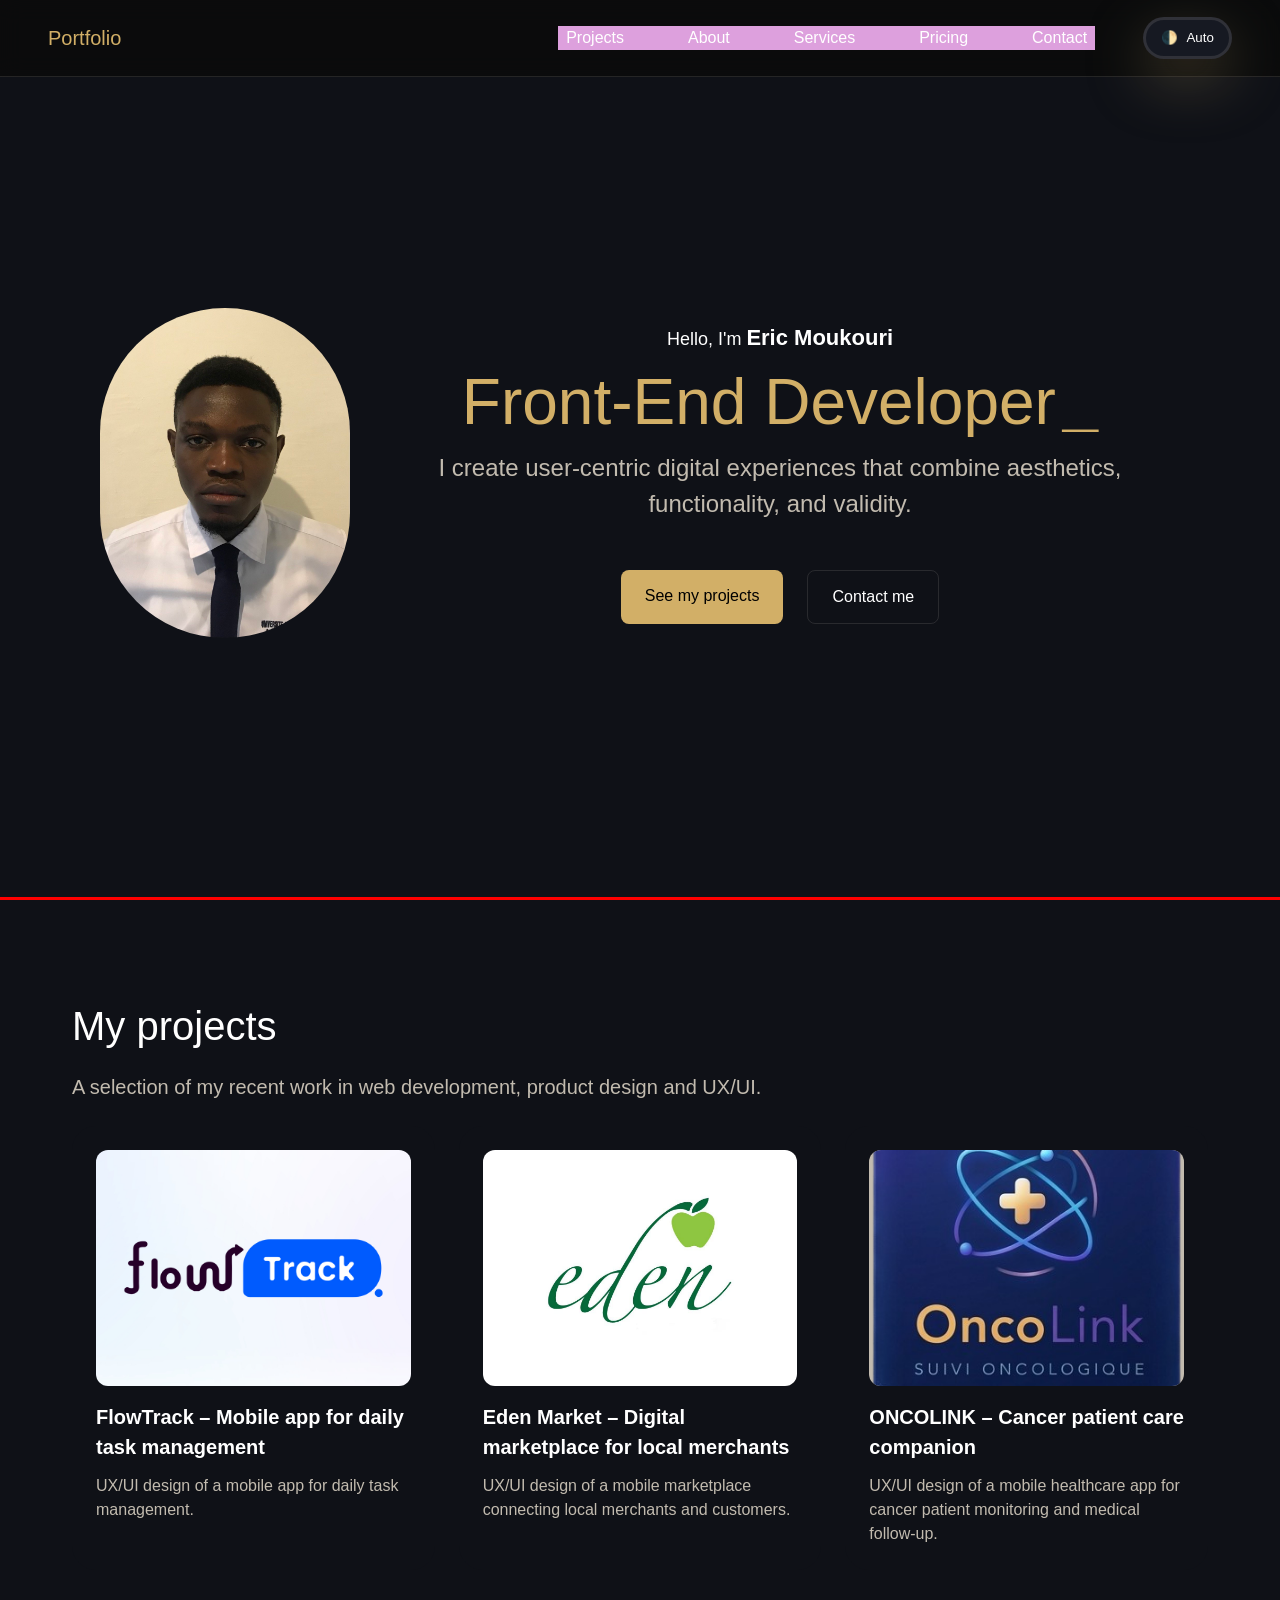
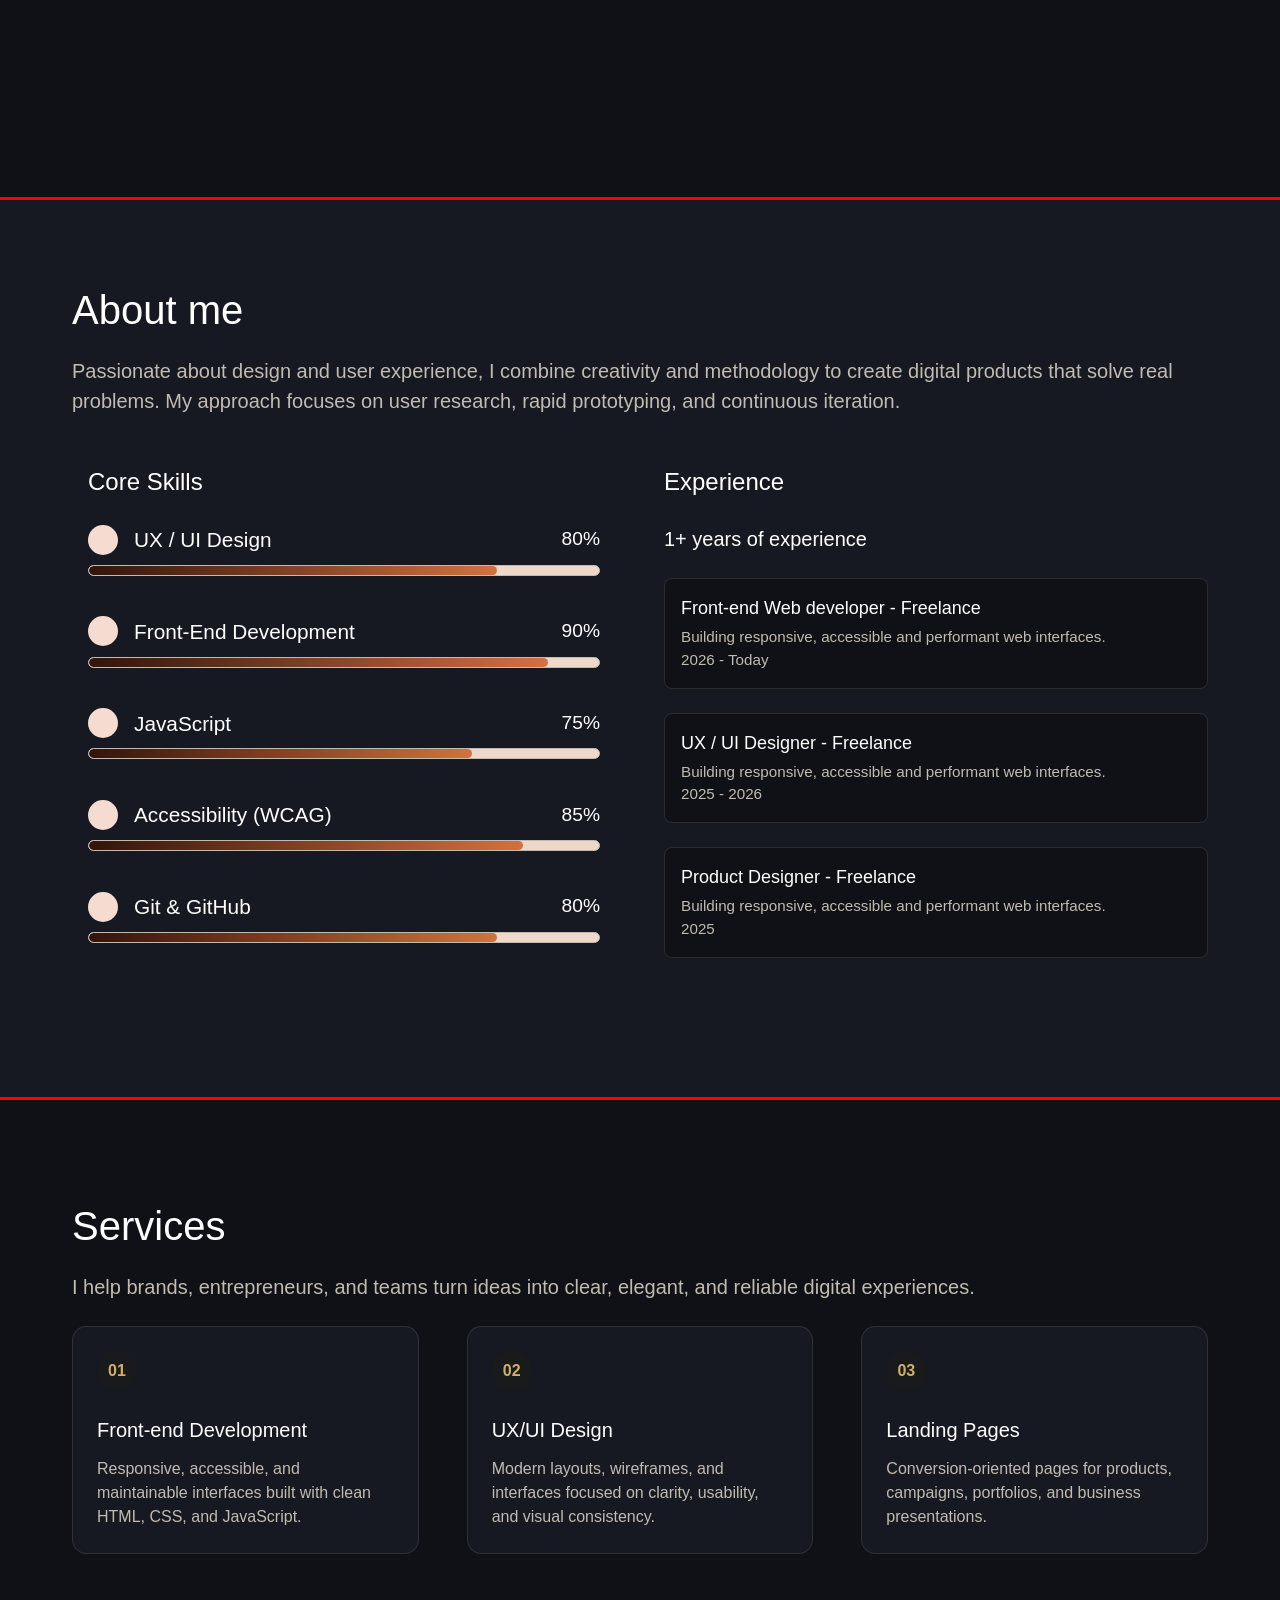
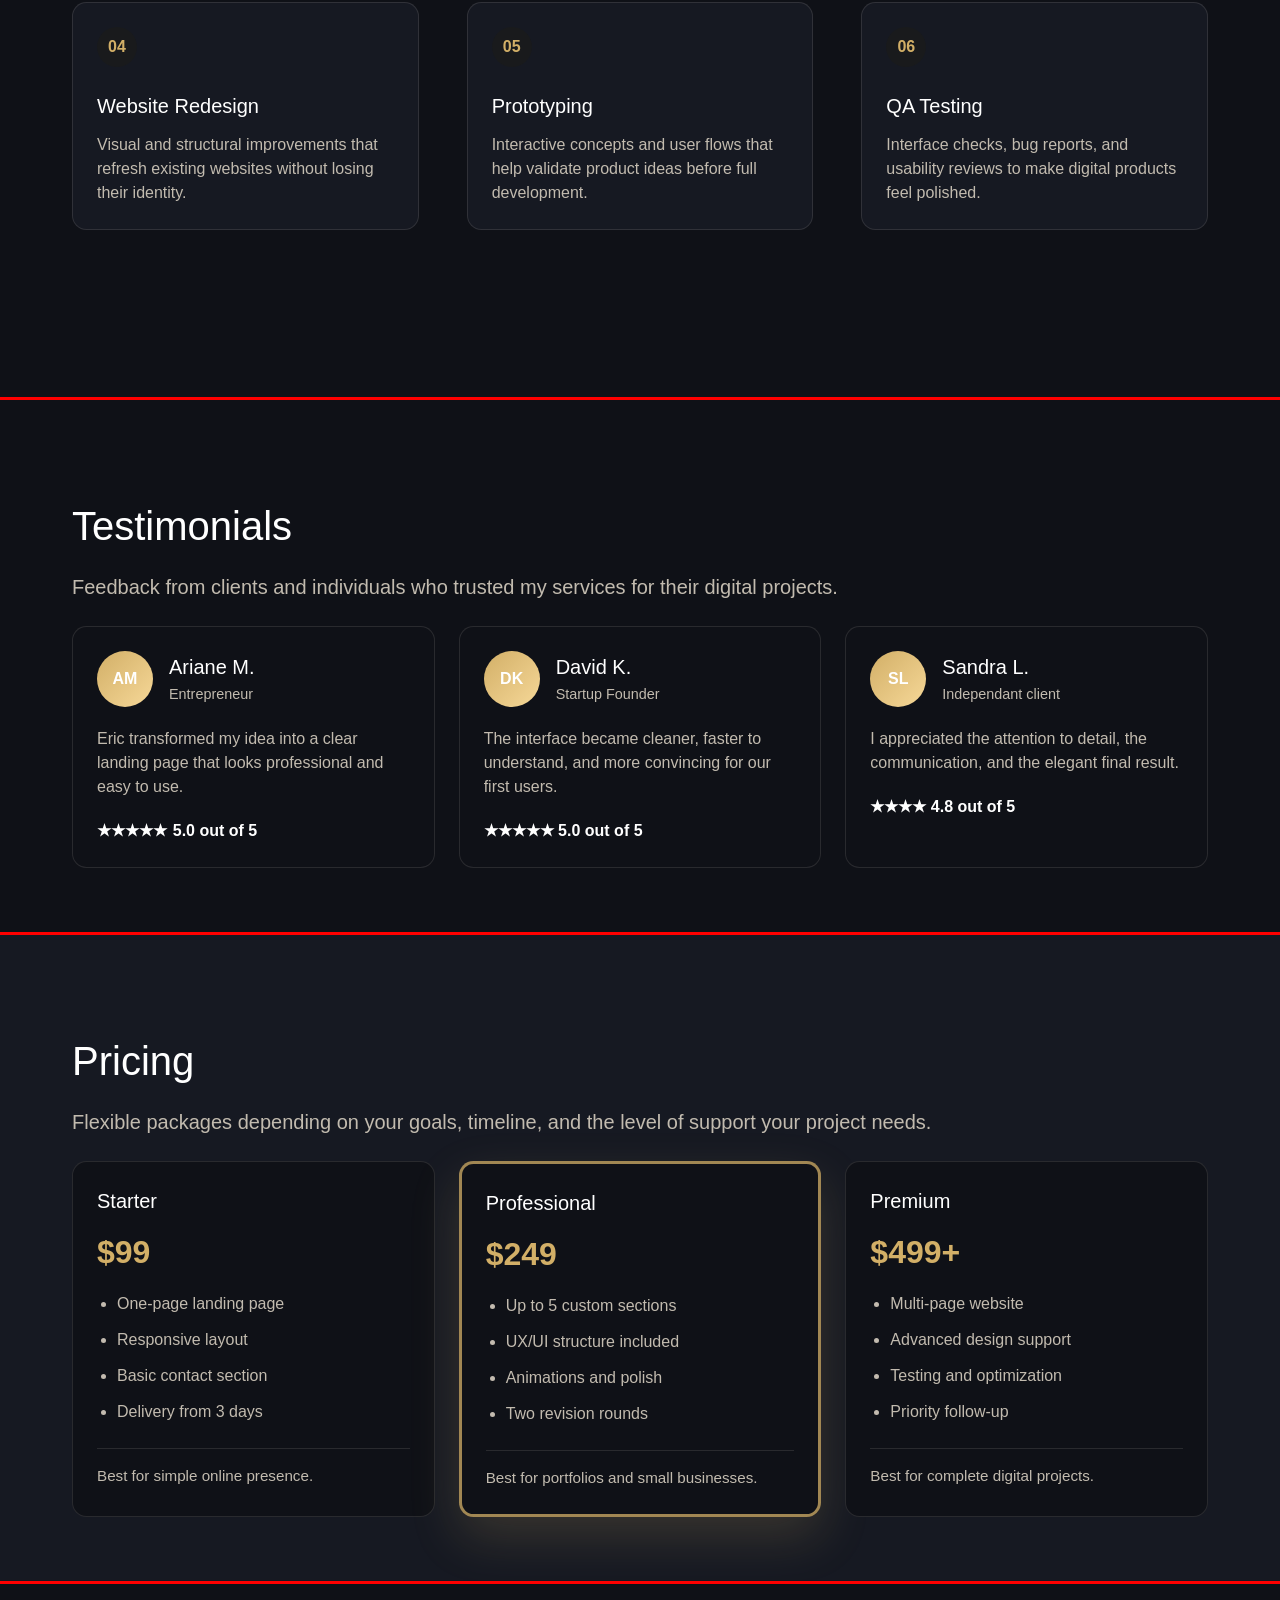
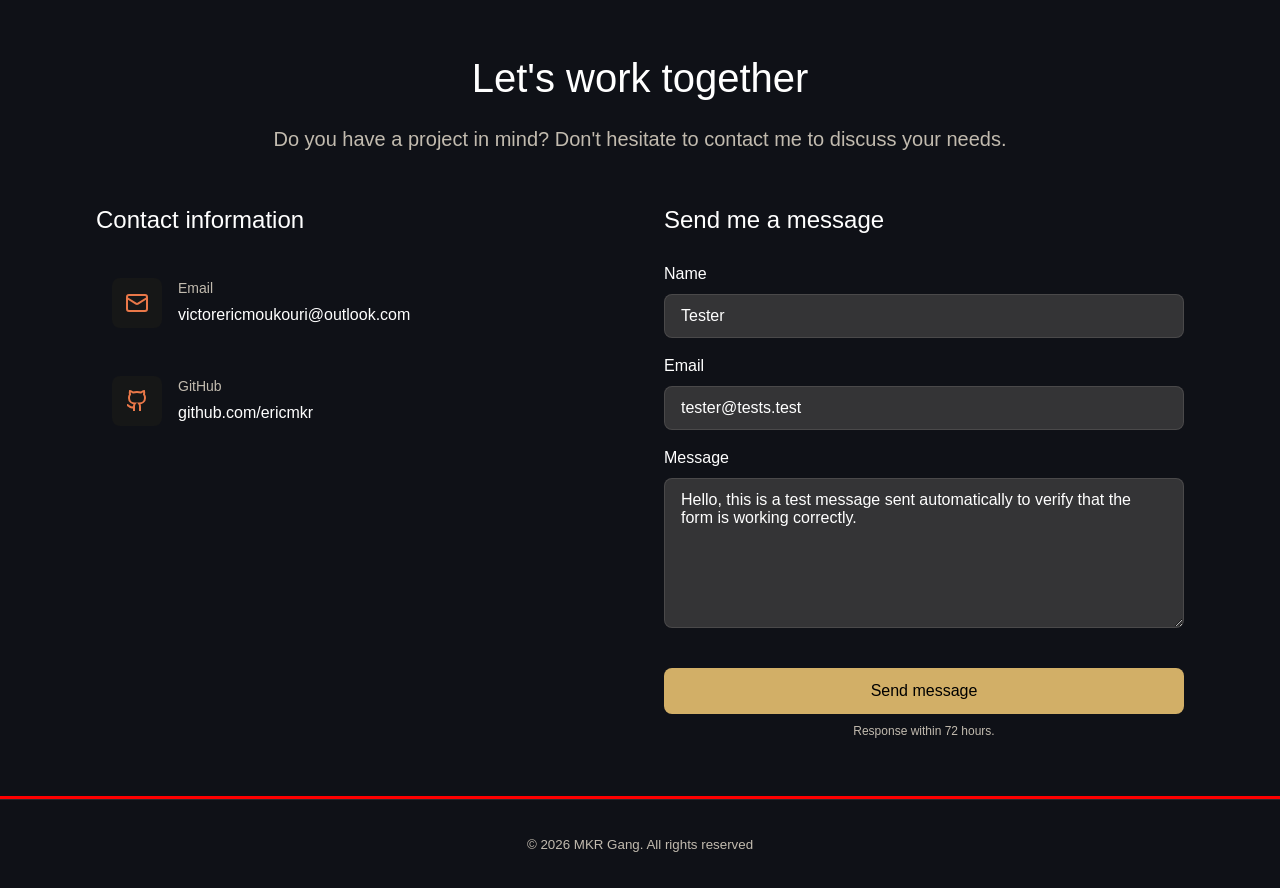
<file: index.html>
<!DOCTYPE html>
<html lang="en">

   <head>
      <meta charset="UTF-8">
      <meta name="viewport" content="width=device-width, initial-scale=1.0">

      <!-- =========================
        SEO
        ========================= -->

      <meta name="author" content="Eric Moukouri">
      <meta name="description" content="Eric Moukouri — Front-End Developer, UX/UI Designer and QA Analyst creating high-performance, accessible and user-centered digital products with intuitive interfaces and scalable web solutions.">

      <link rel="canonical" href="https://ton-domaine.com/">

      <title>Eric Moukouri | Front-End Developer, UX/UI Designer & QA Analyst</title>

      <!-- =========================
        COLOR & THEME
        ========================= -->

      <meta name="theme-color" content="#ffffff" media="(prefers-color-scheme: light)">
      <meta name="theme-color" content="#0f172a" media="(prefers-color-scheme: dark)">
      <meta name="color-scheme" content="light dark">

      <!-- =========================
        OPEN GRAPH
        ========================= -->

      <meta property="og:type" content="website">
      <meta property="og:title" content="Eric Moukouri | Front-End Developer, UX/UI Designer & QA Analyst">
      <meta property="og:description" content="Front-End Developer, UX/UI Designer and QA Analyst creating high-performance, accessible and user-centered digital products.">
      <meta property="og:url" content="https://ton-domaine.com/">
      <meta property="og:image" content="https://ton-domaine.com/assets/images/og-image.png">
      <meta property="og:site_name" content="Eric Moukouri">
      <meta property="og:locale" content="en_US">

      <!-- =========================
        TWITTER / X
        ========================= -->

      <meta name="twitter:card" content="summary_large_image">
      <meta name="twitter:title" content="Eric Moukouri | Front-End Developer, UX/UI Designer & QA Analyst">
      <meta name="twitter:description" content="High-performance, accessible and user-centered digital products.">
      <meta name="twitter:image" content="https://ton-domaine.com/assets/images/og-image.png">

      <!-- =========================
        FAVICONS
        ========================= -->

      <link rel="icon" type="image/png" href="/favicon-96x96.png" sizes="96x96">
      <link rel="icon" type="image/svg+xml" href="/favicon.svg">
      <link rel="shortcut icon" href="/favicon.ico">
      <link rel="apple-touch-icon" sizes="180x180" href="/apple-touch-icon.png">

      <!-- =========================
        PWA
        ========================= -->

      <link rel="manifest" href="/site.webmanifest">

      <!-- =========================
        FONTS, STYLES & SCRIPTS
        ========================= -->

      <link rel="stylesheet" href="assets/css/index.css">
      <script type="module" src="assets/js/index.js"></script> 
   </head>

   <body>

      <!-- Skip link -->

      <a class="skip-link" href="#main-content">Skip to main content</a>

      <!-- Header -->

      <header>

         <div class="header-content">

            <a class="logo" href="#" aria-label="Back to homepage">Portfolio</a>

            <nav class="navbar" aria-label="Main navigation">

               <ul class="navbar-nav">

                  <li class="navbar-item">
                     <a class="navbar-link" href="#projects">Projects</a>
                  </li>

                  <li class="navbar-item">
                     <a class="navbar-link" href="#about">About</a>
                  </li>

                  <li class="navbar-item">
                     <a class="navbar-link" href="#services">Services</a>
                  </li>

                  <li class="navbar-item">
                     <a class="navbar-link" href="#rates">Pricing</a>
                  </li>

                  <li class="navbar-item">
                     <a class="navbar-link" href="#contact">Contact</a>
                  </li>

               </ul>

            </nav>

            <!-- Theme toggle -->

            <button id="theme-toggle" class="theme-toggle" type="button" aria-label="Theme: Auto. Change.">

               <span id="theme-icon" aria-hidden="true">🌓</span>

               <span id="theme-label">Auto</span>

            </button>

         </div>

      </header>

      <main id="main-content">

         <!-- Hero -->

         <section id="hero" class="hero" aria-labelledby="hero-title">

            <div class="avatar">

               <img class="avatar-img" src="assets/img/4x4.jpg" width="250" height="330" alt="Portrait of Victor Eric MOUKOURI">

            </div>
            
            <div class="hero-content">

               <p class="hero-tag">Hello, I'm <strong>Eric Moukouri</strong></p>

               <h1 id="hero-title">

                  <span id="accessible-roles" class="sr-only"></span>

                  <span id="typing-text" aria-hidden="true">Front-End Developer</span>

                  <span class="cursor" aria-hidden="true">_</span>

               </h1>
               
               <p class="hero-description">
                  I create user-centric digital experiences that combine aesthetics, functionality, and validity.
               </p>
            
               <div class="hero-buttons">

                  <a href="#projects" class="btn-primary">See my projects</a>

                  <a href="#contact" class="btn-secondary">Contact me</a>

               </div>

            </div>

         </section>

         <!-- Projects -->

         <section id="projects" class="projects" aria-labelledby="projects-title" aria-describedby="projects-description">

            <div class="projects-content">

               <div class="section-header">

                  <h2 id="projects-title">My projects</h2>

                  <p id="projects-description" class="projects-description">A selection of my recent work in web development, product design and UX/UI.</p>

               </div>
               
               <div class="projects-grid">

                  <a class="card-link" href="portfolio.html?project=flowtrack">

                     <article class="project-card" data-project="flowtrack">

                        <div class="project-image">

                           <img src="assets/img/FlowTrack logo.jpg" alt="">

                           <div class="project-overlay">

                              <span class="project-category">UX/UI Design</span>

                           </div>   

                        </div>

                        <h3>FlowTrack – Mobile app for daily task management</h3>

                        <p>UX/UI design of a mobile app for daily task management.</p>   

                     </article>

                  </a>

               </div>

            </div>

         </section>

         <!-- About me -->

         <section id="about" class="about" aria-labelledby="about-title" aria-describedby="about-description">

            <div class="about-content">

               <h2 id="about-title">About me</h2>

               <p id="about-description" class="about-description">
                  Passionate about design and user experience, I combine creativity and methodology to create 
                  digital products that solve real problems. My approach focuses on user research, rapid prototyping, 
                  and continuous iteration.
               </p>
         
               <div class="about-grid">

                  <div class="skills-container">

                     <h3>Core Skills</h3>

                     <div class="skill-item">

                        <div class="skill-header"> 

                           <div class="skill-left">

                              <div class="icon-box">

                                 <i class="fa-regular fa-user" aria-hidden="true"></i>    

                              </div>

                              <span>UX / UI Design</span>

                           </div>
                           
                           <span class="percent">80%</span>

                        </div>

                        <div class="progress-bar">

                           <div class="progress fill-80"></div>

                        </div>

                     </div>

                  </div>
   
                  <div class="experiences-container">

                     <h3>Experience</h3>

                     <p class="experience-summary">1+ years of experience</p>

                     <div class="experience-item">

                        <h4>Front-end Web developer - Freelance</h4>
                     
                        <p>Building responsive, accessible and performant web interfaces.</p>
                     
                        <p>2026 - Today</p>

                     </div>

                  </div>  

               </div>

            </div>

         </section>

         <!-- Services -->
   
         <section id="services" class="services" aria-labelledby="services-title" aria-describedby="services-description">

            <div class="services-content">

               <div class="section-header">

                  <h2 id="services-title">Services</h2>

                  <p id="services-description" class="services-description">
                     I help brands, entrepreneurs, and teams turn ideas into clear, elegant, and reliable digital experiences.
                  </p>

               </div>

               <div class="services-grid">

                  <article class="service-card">

                     <span class="service-number">01</span>

                     <h3>Front-end Development</h3>

                     <p>Responsive, accessible, and maintainable interfaces built with clean HTML, CSS, and JavaScript.</p>

                  </article>

               </div>

            </div>

         </section>

         <!-- Our partners -->
         
         <!-- <section id="partners" class="partners" aria-labelledby="partners-title" aria-describedby="partners-description">   

            <div class="partners-content">

               <div class="section-header">

                  <h2 id="partners-title">Partners</h2>

                  <p id="partners-description" class="partners-description">
                     The technologies, frameworks, and design tools I use to create accessible, responsive, and user-centered digital experiences.
                  </p>

               </div>
               
               <div class="partners-carousel" aria-label="">

                  <div class="partners-track">

                     <article class="partner-card">
                        <img src="assets/img/logos/HTML5.svg.webp" alt="HTML5" loading="lazy" decoding="async" width="111px">
                     </article>

                     <article class="tool-card">                     
                        <img src="assets/img/logos/CSS3.svg.webp" alt="CSS3" loading="lazy" decoding="async" width="111px">
                     </article>
                     
                     <article class="tool-card">
                        <img src="assets/img/logos/JS.svg.webp" alt="JavaScript" loading="lazy" decoding="async">
                     </article>

                     <article class="tool-card">
                        <img src="assets/img/logos/git.svg" alt="Git" loading="lazy" decoding="async">
                     </article>
                     
                     <article class="tool-card">
                        <img src="assets/img/logos/github.svg" alt="GitHub" loading="lazy" decoding="async" width="111px" height="111px"> 
                     </article>

                     <article class="tool-card">                     
                        <img src="assets/img/logos/figma.svg" alt="Figma" loading="lazy" decoding="async">
                     </article>

                     <article class="tool-card">                     
                        <img src="assets/img/logos/odoo.svg" alt="Odoo" loading="lazy" decoding="async">
                     </article>
                     
                     <article class="tool-card">
                        <img src="assets/img/logos/vscode.svg" alt="Visual Studio Code" loading="lazy" decoding="async">
                     </article>

                  </div>

               </div>

            </div>
            
         </section> -->

         <!-- Testimonials -->

         <section id="testimonials" class="testimonials" aria-labelledby="testimonials-title" aria-describedby="testimonials-description">

            <div class="testimonials-content">

               <div class="section-header">

                  <h2 id="testimonials-title">Testimonials</h2>

                  <p id="testimonials-description" class="testimonials-description">
                     Feedback from clients and individuals who trusted my services for their digital projects.
                  </p>

               </div>

               <div class="testimonials-grid">

                  <article class="testimonial-card">

                     <div class="testimonial-profile">

                        <div class="testimonial-avatar" aria-hidden="true">AM</div>

                        <div>

                           <h3>Ariane M.</h3>

                           <p>Entrepreneur</p>

                        </div>

                     </div>

                     <p class="testimonial-message">         
                        Eric transformed my idea into a clear landing page that looks professional and easy to use.
                     </p>
         
                     <p class="testimonial-rating">
                        <span aria-hidden="true">★★★★★</span>
                        <span>5.0 out of 5</span>
                     </p>

                  </article>

               </div>

            </div>

         </section>

         <!-- Pricing -->
            
         <section id="rates" class="rates" aria-labelledby="rates-title" aria-describedby="rates-description">

            <div class="rates-content">

               <div class="section-header">

                  <h2 id="rates-title">Pricing</h2>

                  <p id="rates-description" class="rates-description">
                     Flexible packages depending on your goals, timeline, and the level of support your project needs.
                  </p>

               </div>
               
               <div class="rates-grid">

                  <article class="rate-card">

                     <h3>Starter</h3>

                     <p class="rate-price">$99</p>
      
                     <ul>

                        <li>One-page landing page</li>

                        <li>Responsive layout</li>

                        <li>Basic contact section</li>

                        <li>Delivery from 3 days</li>

                     </ul>
               
                     <p class="rate-note">Best for simple online presence.</p>

                  </article>

               </div>

            </div>

         </section>

         <!-- Contact me -->
         
         <section id="contact" class="contact" aria-labelledby="contact-title" aria-describedby="contact-intro">

            <div class="contact-content">

               <h2 id="contact-title">Let's work together</h2>

               <p id="contact-intro" class="contact-intro">
                  Do you have a project in mind? Don't hesitate to contact me to discuss your needs.
               </p>

               <div class="contact-grid">

                  <div class="contact-info">

                     <h3>Contact information</h3>
                     
                     <a href="mailto:victorericmoukouri@outlook.com" class="contact-link">

                        <div class="contact-icon">

                           <svg width="24" height="24" viewBox="0 0 24 24" fill="none" stroke="#ea7849" stroke-width="2" aria-hidden="true">
                              <rect x="2" y="4" width="20" height="16" rx="2"/>
                              <path d="m22 7-8.97 5.7a1.94 1.94 0 0 1-2.06 0L2 7"/>
                           </svg>

                        </div>
                     
                        <div class="contact-details">

                           <p>Email</p>

                           <p>victorericmoukouri@outlook.com</p>

                        </div>

                     </a>

                     <a href="https://github.com/ericmkr" target="_blank" class="contact-link" rel="noopener noreferrer" aria-label="GitHub profile (opens in a new tab)">

                        <div class="contact-icon">

                           <svg width="24" height="24" viewBox="0 0 24 24" fill="none" stroke="#ea7849" stroke-width="2" aria-hidden="true">
                              <path d="M15 22v-4a4.8 4.8 0 0 0-1-3.5c3 0 6-2 6-5.5.08-1.25-.27-2.48-1-3.5.28-1.15.28-2.35 0-3.5 0 0-1 0-3 1.5-2.64-.5-5.36-.5-8 0C6 2 5 2 5 2c-.3 1.15-.3 2.35 0 3.5A5.403 5.403 0 0 0 4 9c0 3.5 3 5.5 6 5.5-.39.49-.68 1.05-.85 1.65-.17.6-.22 1.23-.15 1.85v4"/>
                              <path d="M9 18c-4.51 2-5-2-7-2"/>
                           </svg>

                        </div>
                     
                        <div class="contact-details">

                           <p>GitHub</p>

                           <p>github.com/ericmkr</p>

                        </div>

                     </a>
                     
                     <!-- <a href="https://linkedin.com" target="_blank" class="contact-link">

                        <div class="contact-icon">   

                           <svg width="24" height="24" viewBox="0 0 24 24" fill="none" stroke="#ea7849" stroke-width="2" aria-hidden="true">
                              <path d="M16 8a6 6 0 0 1 6 6v7h-4v-7a2 2 0 0 0-2-2 2 2 0 0 0-2 2v7h-4v-7a6 6 0 0 1 6-6z"/>
                              <rect x="2" y="9" width="4" height="12"/>
                              <circle cx="4" cy="4" r="2"/>
                           </svg>

                        </div>
                     
                        <div class="contact-details">

                           <p>LinkedIn</p>

                           <p>linkedin.com/in/votre-profil</p>

                        </div>

                     </a> -->

                  </div>

                  <div class="contact-form">    

                     <h3>Send me a message</h3>
                  
                     <!-- <form id="contact-form" action="https://formsubmit.co/ajax/victorericmoukouri@outlook.com" method="POST"> -->
                  
                     <form id="contact-form" method="POST">

                        <input type="hidden" name="_captcha" value="false">
                  
                        <input type="hidden" name="_template" value="box">

                        <input type="hidden" name="_subject" value="New Portfolio Contact">
                              
                        <!-- <input type="hidden" name="_next" value="https://ton-domaine.com/merci.html"> -->

                        <div class="form-group">

                           <label for="name">Name</label>

                           <input id="name" name="name" type="text" placeholder="Your name" size="30" autocomplete="name" required>

                        </div>

                        <div class="form-group">

                           <label for="email">Email</label>

                           <input id="email" name="email" type="email" minlength="7" maxlength="254" size="30" placeholder="your@email.com" autocomplete="email" required>

                        </div>
                        
                        <div class="form-group">

                           <label for="message">Message</label>

                           <textarea id="message" name="message" rows="3" cols="30" maxlength="3000" placeholder="Let me know what you need..." required></textarea>

                        </div>

                        <button id="submit-btn" type="submit" class="btn-primary" disabled>Send message</button>

                     </form>

                     <p class="availability">Response within 72 hours.</p>

                  </div>

               </div>

            </div>

         </section>

      </main>

      <!-- Footer -->

      <footer>

         <small>&copy; 2026 MKR Gang. All rights reserved</small>

      </footer>

      <!-- Back to top -->
      
      <button id="back-to-top" class="back-to-top" type="button" aria-label="Back to top">⇧</button>

      <!-- Overlay -->
      
      <div id="modal-overlay" class="modal-overlay" hidden></div>

      <!-- Form modal -->
      
      <div id="form-modal" class="form-modal" role="alertdialog" aria-modal="true" aria-labelledby="modal-title" aria-describedby="modal-message" hidden>

         <button id="modal-close" class="modal-close" type="button" aria-label="Close notification">&times;</button>

         <div id="modal-icon" class="modal-icon" aria-hidden="true">⏳</div>
         
         <h2 id="modal-title">Sending...</h2>
         
         <p id="modal-message">Please wait while your message is being sent.</p>
         
         <p id="modal-countdown" class="modal-countdown" aria-live="polite"></p>

      </div>

   </body>

</html>
</file>
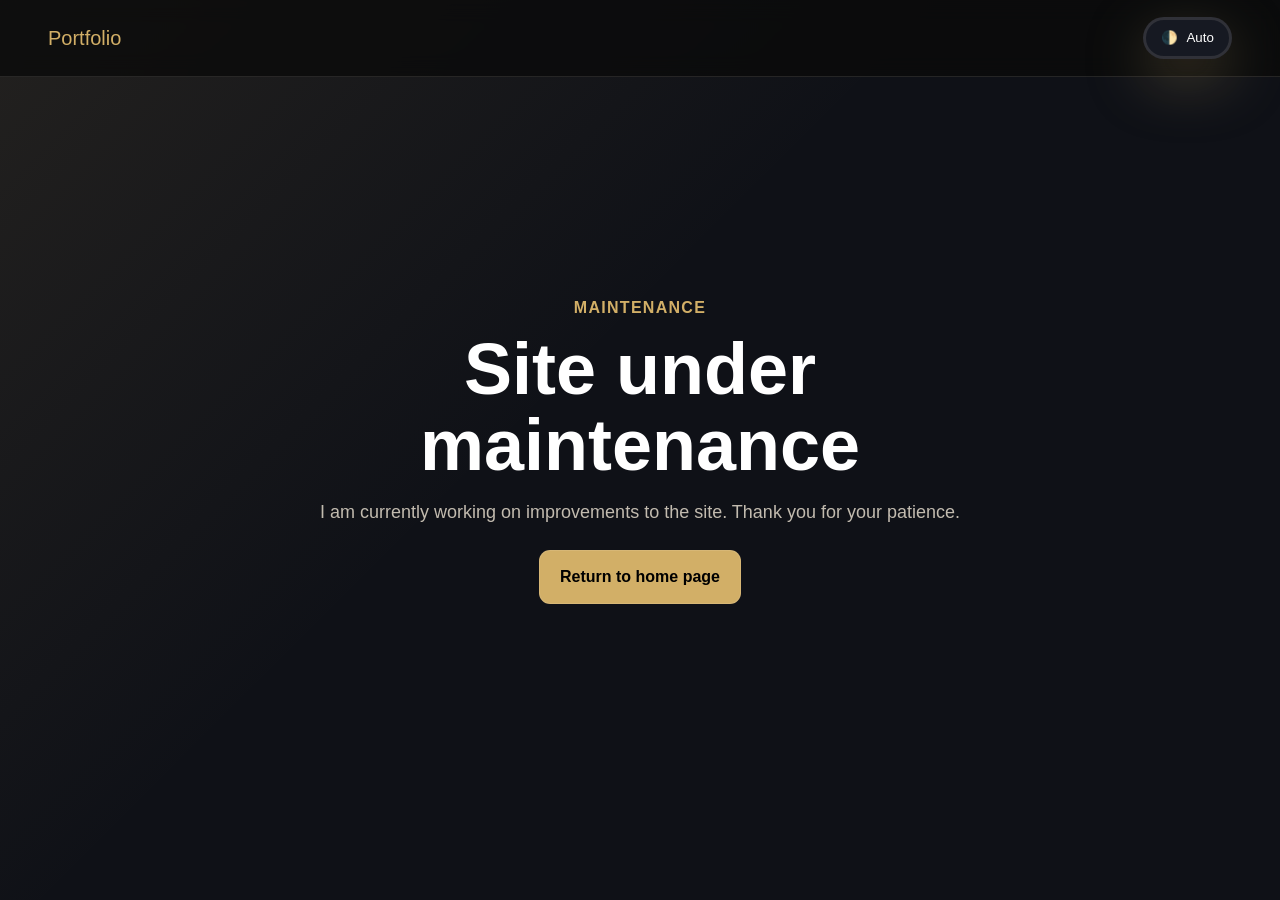
<file: maintenance.html>
<!DOCTYPE html>
<html lang="en">

   <head>
      <meta charset="UTF-8">
      <meta name="viewport" content="width=device-width, initial-scale=1.0">
      
      <meta name="author" content="Eric Moukouri">
      <meta name="description" content="Eric Moukouri — Front-End Developer, UX/UI Designer and QA Analyst creating high-performance, accessible and user-centered digital products with intuitive interfaces and scalable web solutions.">
      <meta name="theme-color" content="#ffffff" media="(prefers-color-scheme: light)">
      <meta name="theme-color" content="#0f172a" media="(prefers-color-scheme: dark)">
      <meta name="color-scheme" content="auto light dark">

      <meta name="robots" content="noindex, nofollow">

      <meta property="og:type" content="website">

      <title>Maintenance - Portfolio Victor Eric MOUKOURI</title>

      <link rel="icon" type="image/png" href="/favicon-96x96.png" sizes="96x96">
      <link rel="icon" type="image/svg+xml" href="/favicon.svg">
      <link rel="shortcut icon" href="/favicon.ico">
      <link rel="apple-touch-icon" sizes="180x180" href="/apple-touch-icon.png">
      <link rel="manifest" href="/site.webmanifest">

      <link rel="stylesheet" href="assets/css/index.css">
      <script type="module" src="assets/js/index.js"></script>
   </head>

   <body>

      <a class="skip-link" href="#main-content">Skip to main content</a>

      <header>

         <div class="header-content">

            <a class="logo" href="index.html" aria-label="Back to homepage">Portfolio</a>

            <button id="theme-toggle" class="theme-toggle" type="button" aria-label="Theme: Auto. Change.">
                  
               <span id="theme-icon" aria-hidden="true">🌓</span>
                
               <span id="theme-label">Auto</span>
             
            </button>

         </div>

      </header>

      <main class="status-page" aria-labelledby="status-title">

         <section class="status-content">

            <p class="status-kicker">Maintenance</p>

            <h1 id="status-title">Site under maintenance</h1>

            <p class="status-message">
               I am currently working on improvements to the site. Thank you for your patience.
            </p>

            <a class="home-btn" href="index.html">Return to home page</a>

         </section>

      </main>

   </body>

</html>
</file>
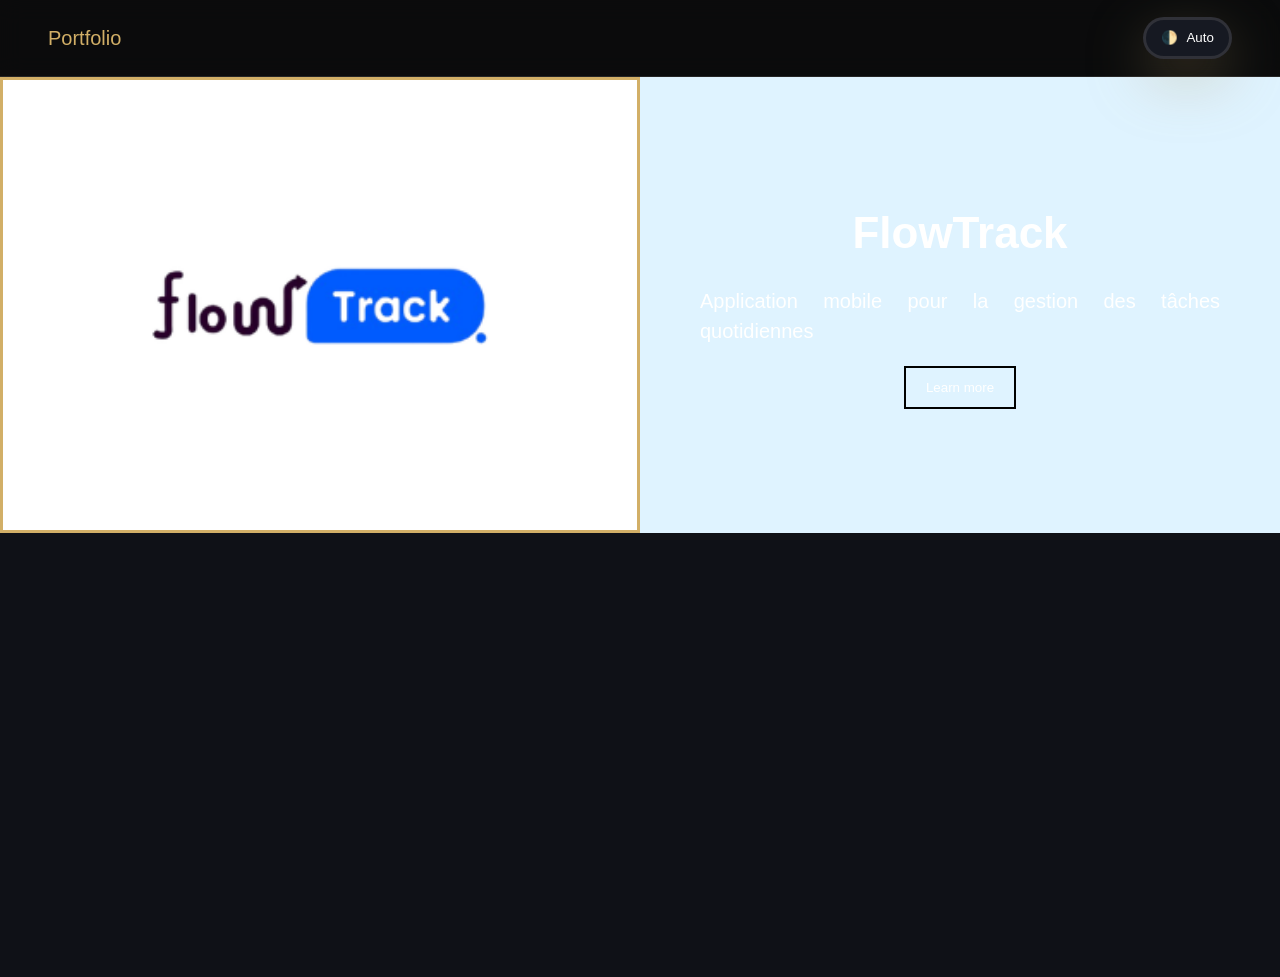
<file: portfolio.html>
<!DOCTYPE html>
<html lang="en">

   <head>
      <meta charset="UTF-8">
      <meta name="viewport" content="width=device-width, initial-scale=1.0">
      
      <meta name="author" content="Eric Moukouri">
      <meta name="description" content="Eric Moukouri — Front-End Developer, UX/UI Designer and QA Analyst creating high-performance, accessible and user-centered digital products with intuitive interfaces and scalable web solutions.">
      <meta name="theme-color" content="#ffffff" media="(prefers-color-scheme: light)">
      <meta name="theme-color" content="#0f172a" media="(prefers-color-scheme: dark)">
      <meta name="color-scheme" content="auto light dark">

      <meta property="og:type" content="website">

      <title>Eric Moukouri | Front-End Developer, UX/UI Designer & QA Analyst</title>

      <link rel="icon" type="image/png" href="/favicon-96x96.png" sizes="96x96">
      <link rel="icon" type="image/svg+xml" href="/favicon.svg">
      <link rel="shortcut icon" href="/favicon.ico">
      <link rel="apple-touch-icon" sizes="180x180" href="/apple-touch-icon.png">
      <link rel="manifest" href="/site.webmanifest">

      <link rel="stylesheet" href="assets/css/index.css">
      <script type="module" src="assets/js/portfolio.js"></script> 
   </head>

   <body>
      
      <a class="skip-link" href="#main-content">Skip to main content</a>
   
      <header>

         <div class="header-content">

            <a class="logo" href="index.html" aria-label="Back to homepage">Portfolio</a>

               <button id="theme-toggle" class="theme-toggle" type="button" aria-label="Current theme: Auto. Activate to change theme.">
                     
                  <span id="theme-icon" aria-hidden="true">🌓</span>
                  
                  <span id="theme-label">Auto</span>
               
               </button>

            </div>

         </header>
      
         <main id="main-content">
            
            <section class="portfolio">
      
               <div class="grid">

                  <!-- First block -->
         
                  <div class="card-image">
                     
                     <img src="assets/img/FlowTrack logo.png" alt="">
                     
                  </div>
                     
                  <div class="card-text light-blue">
                  
                     <h2>FlowTrack</h2>
      
                     <p>Application mobile pour la gestion des tâches quotidiennes</p>               
                  
                     <button class="learn-more-btn" type="button" aria-expanded="false" aria-controls="FlowTrack">Learn more</button>
                  
                  </div>   
                  
                  <div id="FlowTrack" class="project-details" aria-hidden="true">
                  
                     <div class="project-details-content">
                  
                        <h3 class="project-details-title">Problème</h3>
                  
                        <p>Les utilisateurs trouvent les applications de productivité trop complexes et les abandonnent après quelques jours d'utilisation.</p>      
                  
                        <h3 class="project-details-title">Approche</h3>
                  
                        <p>Recherche utilisateur approfondie, architecture de l'information simplifiée, micro-interactions favorisant l'engagement quotidien, tests itératifs auprès d'utilisateurs réels.</p>
                  
                        <h3 class="project-details-title">Résultats</h3>   
                  
                        <ul>
                  
                           <li>Prototype testé : augmentation de 45 % de la rétention au cours de la première semaine.</li>
                  
                           <li>Interface minimaliste avec un parcours d'intégration fluide et des animations cohérentes.</li>
                  
                           <li>Note de satisfaction des utilisateurs : 4,8/5 étoiles.</li>
                  
                        </ul>

                        <h3 class="project-details-title">Outils</h3>                                       
                  
                        <p>Miro, Visily, Google Apps Script, Gamma.</p>

                           <h3 class="project-details-title">Galerie</h3>
                           
                           <div class="gallery">
                  
                              <img class="screen" src="assets/img/FlowTrack - HF Mockup.png" alt="FlowTrack high fidelity mockup">
            
                              <img class="screen" src="assets/img/FlowTrack - Dashboard.png" alt="FlowTrack dashboard screen">   
                     
                              <img class="screen" src="assets/img/FlowTrack - Home.png" alt="FlowTrack home screen">
    
                              <img class="screen" src="assets/img/FlowTrack - Signup.png" alt="FlowTrack signup screen">   

                           </div>
                  
                           <button class="close project-details-close" type="button">Close project details</button>
                  
                           <!-- CODEX C2 ADDITION: fullscreen gallery modal -->
                  
                           <div class="lightbox" role="dialog" aria-modal="true" aria-label="Project image preview" aria-hidden="true">
                  
                              <button class="lightbox-close" type="button" aria-label="Close gallery">&times;</button>
                           
                              <button class="prev" type="button" aria-label="Previous image">&#10094;</button>
                           
                              <img class="lightbox-image" alt="">
                  
                              <button class="next" type="button" aria-label="Next image">&#10095;</button>
                           
                           </div>
               
                        </div>
   
                     </div>

                  </div>

                     <!-- Second block -->               
                  
                     <!-- <div class="card-text light-green">     
               
                  
                        <h2>Eden Market</h2>
                  
                        <p>E-market platform</p>
                  
                        <button>LEARN MORE</button>
               
                     </div>
                  
                     <div class="card-image">   
                  
                        <img src="assets/img/eden-market-logo.jpg" alt="">   
                  
                     </div> -->

               </section>
         </main>
      
         
               <!-- CODEX C2 ADDITION: global loading transition -->
         
               <!-- <div id="page-loader" class="page-loader" role="status" aria-live="polite" aria-label="Loading" hidden>
         
                  <div class="page-loader-content">
         
                     <span class="page-loader-spinner" aria-hidden="true"></span>
         
                     <span class="page-loader-text">Loading...</span>
         
                  </div>
         
               </div> -->

         

   </body>
</html>
</file>
<file: assets/css/index.css>
@import url('');
/* https://fonts.googleapis.com/css?family=Amatic+SC|Montserrat:400,700|Seymour+One */

* {
   margin: 0;
   padding: 0;
   box-sizing: border-box;
}

:root {
   color-scheme: light;
   --bg: #ffffff;
   --txt: #000000;

   --header: rgba(255, 255, 255, .8);

   --surface: #FAF7F0;

   --primary: #d2af67;
   --primary-hover: #000000;
   --primary-color: #ffffff;

   --accent: #f8e0be57;
   --muted: #717182;

   --input-bg: #f3f3f5;

   --border: rgba(23, 20, 18, .11);
   --shadow: 0 20px 60px rgba(23, 20, 18, .08);
   --radius: .6875rem;

   --header-height: 4.78125rem;
   --max-width: 1180px;
   --scrollbar-width: 0px;
}

:root[data-theme='dark'] {
   color-scheme: dark;
   --bg: #0f1117;
   --txt: #ffffff;

   --header: rgba(11, 11, 11, .8);

   --surface: #161922;
  
   --primary: #d2af67;
   --primary-hover: #ffffff;
   --primary-color: #000000;

   --accent: #1c1b198e;
   --muted: #c2bbaf;

   --input-bg: #343436;
  
   --border: rgba(248, 244, 235, .11);
   --shadow: 0 20px 60px rgba(173, 150, 91, 0.35);
   --radius: .6875rem;

   --header-height: 4.78125rem;
   --max-width: 1180px;
   --scrollbar-width: 0px;
}

html {
   scroll-behavior: smooth;
}

body {
   min-height: 100vh;
   background-color: var(--bg);
   color: var(--txt);
   font-family: -apple-system, BlinkMacSystemFont, 'Segoe UI', Roboto, 'Helvetica Neue', Arial, sans-serif;
   line-height: 1.5;
   transition: background-color .3s ease, color .3s ease, border-color .3s ease, box-shadow .3s ease;
}

a:focus-visible, #submit-btn:focus-visible, #theme-toggle:focus-visible {
   outline: solid 3px var(--txt);
   outline-offset: 7px;
   border-radius: .6875rem;
}

.skip-link { 
   position: absolute;
   top: 1rem;
   left: 9rem;
   transform: translateY(-200%);
   z-index: 9999;
   transition: transform 0.3s ease;
}

.skip-link:focus { 
   transform: translateY(0);
}

header {
   position: fixed;
   top: 0;
   left: 0;
   right: 0;
   background-color: var(--header);
   backdrop-filter: blur(11px);
   border-bottom: solid 1px var(--border);
   box-sizing: border-box;
   height: var(--header-height);
   z-index: 1000;
   transition: background-color .3s ease, color .3s ease, border-color .3s ease, box-shadow .3s ease;
}

.header-content {
   display: grid;
   grid-template-columns: 1fr auto auto;
   column-gap: 3rem;
   height: 100%;
   padding: 1rem 3rem;
   align-items: center;
   box-sizing: border-box;

   /* display: flex; */   
}

.logo {
   grid-column: 1;
   justify-self: start;
   font-size: 1.25rem;
   font-weight: 500;
   color: var(--primary);
   text-decoration: none;
}

.navbar {
   grid-column: 2;
   justify-self: end;
}

.navbar-nav {
   background-color: plum;
   display: flex;
   gap: 3rem;
   list-style: none;
   margin: 0;
   padding: 0;
}

.navbar-link {
   color: var(--txt);
   text-decoration: none;
   font-weight: 500;
   padding: .5rem;
   transition: color .3s;
}

.navbar-link:hover {
   color: var(--primary);
}

.theme-toggle {
   grid-column: 3;
   justify-self: end;
   background: var(--surface);
   color: var(--txt);
   border: solid 3px var(--border);
   border-radius: 111px;
   padding: .65rem .95rem;
   display: inline-flex;
   align-items: center;
   gap: .5rem;
   box-shadow: var(--shadow);
   transition: background-color .3s ease, color .3s ease, border-color .3s ease, box-shadow .3s ease, opacity .3s ease;
}

.theme-toggle:hover {
   opacity: .7;
}

#theme-icon {
   display: inline-block;
   opacity: 1;
   transform: rotate(0deg);
   transition: transform .3s cubic-bezier(.4, 0, .2, 1), opacity .3s ease;
}

#theme-icon.is-changing {
   transform: rotate(180deg) scale(.7);
   opacity: 0;
}

#theme-label {
   display: inline-block;
   transition: opacity .15s ease, transform .3s ease;
}

#theme-label.is-changing {
   opacity: 0;
   transform: translateY(-6px);
}

.hero {
   border-bottom: solid 3px red;
   min-height: 100vh;
   display: flex;
   align-items: center;
   justify-content: center;
   padding: 6rem 1.5rem 3rem 1.5rem;
   text-align: center;
}

.avatar-img {
   display: block;
   border-radius: 18.75rem;
   margin-right: 1.875rem;
   /* overflow: hidden; */
}
        
.hero-content {
   max-width: 50rem;
   /* width: min(90%, 70rem); */
   /* margin-inline: auto; */
}

.hero-tag {
   font-size: 1.125rem;
   font-weight: 500;
}

strong {
   font-size: 1.375rem;
}

#typing-text {
   font-size: 4rem;
   font-weight: 500;           
   line-height: 1.2;
   color: var(--primary);
}

.cursor {
   font-size: 4rem;
   display: inline-block;
   animation: blink .7s infinite;
   color: var(--primary);
}

.sr-only {
   position: absolute;
   width: 1px;
   height: 1px;
   padding: 0;
   margin: -1px;
   overflow: hidden;
   clip: rect(0, 0, 0, 0);
   white-space: nowrap;
   border: 0;
}

@keyframes blink {
   50% {
      opacity: 0;
   }
}

@media (prefers-reduced-motion: reduce) {
   *, *::before, *::after {
      scroll-behavior: auto !important;
      transition-duration: 0.01ms !important;
      animation-duration: 0.01ms !important;
      animation-iteration-count: 1 !important;
   }

   .cursor, .typing {
      animation: none;
   }
}
   
.hero-description {
   font-size: 1.5rem;
   color: var(--muted);
   margin-bottom: 3rem;
}

.hero-buttons {
   display: flex;
   gap: 1.5rem;
   justify-content: center;
   /* flex-wrap: wrap; */
}

.btn-primary {
   padding: .875rem 1.5rem;
   background-color: var(--primary);
   color: #000000;
   border: none;
   border-radius: .5rem;
   font-size: 1rem;
   font-weight: 500;
   text-decoration: none;
   display: inline-block;
   transition: background-color .3s ease, color .3s ease, border-color .3s ease, box-shadow .3s ease;
}

.btn-primary:hover {
   background-color: var(--primary-hover);
   color: var(--primary-color);
   box-shadow: var(--shadow);
}

.btn-primary:active {
   opacity: .5;
}

.btn-secondary {
   padding: .875rem 1.5rem;
   background-color: transparent;
   color: var(--txt);
   border: solid .0625rem var(--border);
   border-radius: .5rem;
   font-size: 1rem;
   font-weight: 500;
   text-decoration: none;
   display: inline-block;
   transition: background-color .3s ease, color .3s ease, border-color .3s ease, box-shadow .3s ease;
}

.btn-secondary:hover {
   background-color: var(--accent);
}

.btn-secondary:active {
   opacity: .5;
}

.projects {
   min-height: 100vh;
   padding: 3rem;
   border-bottom: solid 3px red;
}

.projects-content {
   /* background-color: green; */
   display: flex;
   flex-direction: column;
   flex: 1;
   padding: 1rem 1.5rem;
}

.projects-grid {
   display: grid;
   grid-template-columns: repeat(3, 1fr);
   gap: 1.5rem;
   align-items: stretch;
}

.section-header {
   /* background-color: orange; */
   margin-bottom: 1.5rem;
}

#projects-title, #about-title, #services-title, #partners-title, #testimonials-title, #rates-title {
   /* background-color: orange; */
   font-size: 2.5rem;
   font-weight: 500;
   margin-bottom: 1rem;
   margin-top: 1rem; 
   padding-top: 1rem;
}

.projects-description, .about-description, .services-description, .partners-description, .testimonials-description, .rates-description {
   color: var(--muted);
   font-size: 1.25rem;
}

.card-link {
   text-decoration: none;
   color: var(--txt);
}

.project-card {
   padding: 1.5rem;
   display: flex;
   flex-direction: column;
   height: 100%;
   /* border: solid 1px var(--border); */
   border-radius: 1.5rem;
   overflow: hidden;
   background-color: var(--bg);
   transition: transform .3s ease, background-color .3s ease, color .3s ease, border-color .3s ease, box-shadow .3s ease;
}

.project-card:hover {
   transform: translateY(-3px);
   color: var(--primary);
   border-color: rgba(210, 175, 103, .45);
   box-shadow: 0 1rem 2.5rem rgba(0, 0, 0, .08);
}

.project-image {
   width: 100%;
   aspect-ratio: 4/3;
   border-radius: .75rem;
   overflow: hidden;
   background-color: var(--muted);
   margin-bottom: 1rem;
   position: relative;
   transition: background-color .3s ease, color .3s ease, border-color .3s ease, box-shadow .3s ease;
}

.project-image img {
   width: 100%;
   height: 100%;
   object-fit: cover;
   transition: transform .5s;       
}

.project-card:hover .project-image img {
   transform: scale(1.05);
}

.project-overlay {
   position: absolute;
   inset: 0;
   background: linear-gradient(to top, rgba(0, 0, 0, .5), transparent);
   opacity: 0;
   transition: opacity .3s;
   display: flex;
   align-items: flex-end;
   padding: 1rem;
}
        
.project-card:hover .project-overlay {
   opacity: 1;
}

.project-category {
   color: var(--bg);
   font-size: .875rem;
}

.project-card h3 {
   font-size: 1.25rem;
   margin-bottom: .75rem;
}

.project-card p, .service-card p, .testimonial-card p, .rate-card li, .rate-note {
   color: var(--muted);
}

.about {
   min-height: 100vh;
   padding: 3rem;
   border-bottom: solid 3px red;
   background-color: var(--surface);
   transition: background-color .3s ease, color .3s ease, border-color .3s ease, box-shadow .3s ease;
}

.about-content {
   /* background-color: green; */
   display: flex;
   flex-direction: column;
   flex: 1;
   padding: 0 1.5rem;
}

.about-grid {
   display: grid;
   grid-template-columns: repeat(auto-fit, minmax(300px, 1fr));            
   gap: 3rem;         
   margin-top: 3rem;        
}
        
.about h3 {
   font-size: 1.5rem;
   font-weight: 500;
   color: var(--txt);
   margin-bottom: 1.5rem;
}

.skills-container {
   padding: 0 1rem;
   flex:1;
}

.skill-item {
   margin-bottom: 2.5rem;
}

.skill-header {
   display: flex;
   align-items: center;
   justify-content: space-between;
   margin-bottom: .6rem;
}

.skill-left {
   display: flex;
   align-items: center;
   gap: 1rem;
}

.skill-left span {
   font-size: 1.3rem;
   font-weight: 500;
}

.icon-box {
   width: 30px;
   height: 30px;
   border-radius: 50%;
            background-color: #f6dcd0;
   display: flex;
   align-items: center;
   justify-content: center;
}

.icon-box i {
   color: #ff6a32;
   font-size: 1.1rem;
}

.percent {
   font-size: 1.2rem;
   color: var(--txt);
   font-weight: 500;
}

.progress-bar {
   width: 100%;
   height: .6875rem;
   border-radius: 3.125rem;      
   background: #edd8ca;
   border: solid 1px var(--muted);
   overflow: hidden;
}

.progress {
   height: 100%;
   border-radius: inherit;
   background: linear-gradient(90deg, #32140a, #d37140);
   /* transition: width .6s ease; */
}

/* PROGRESS WIDTHS STATS */

/* .fill-70 {
   width: 70%;
} */

.fill-80 {
   width: 80%;
}

/* .fill-90 {
   width: 90%;
} */

.experience-summary {
   font-size: 1.25rem;
   margin-bottom: 1.5rem;
}

.experience-item {
   padding: 1rem;
   background-color: var(--bg);
   border: solid 1px var(--border);
   border-radius: .5rem;
   margin-bottom: 1.5rem;
   transition: background-color .3s ease, color .3s ease, border-color .3s ease, box-shadow .3s ease;
}

.experience-item h4 {
   font-size: 1.125rem;
   font-weight: 500;
   margin-bottom: .25rem;
}

.experience-item p {
   color: var(--muted);
   font-size: .95rem;
}

.services {
   min-height: 100vh;
   padding: 3rem;
   border-bottom: solid 3px red;
}

.services-content {
   /* background-color: blueviolet; */
   display: flex;
   flex-direction: column;
   flex: 1;
   padding: 1rem 1.5rem;
}

.services-grid {
   display: grid;
   grid-template-columns: repeat(3, 1fr);
   gap: 3rem;
   align-items: stretch;
}

.service-card { 
   padding: 1.5rem;
   background-color: var(--surface);
   border: solid 1px var(--border);
   border-radius: .9rem;
   transition: all .3s ease;
   transition: background-color .3s ease, color .3s ease, border-color .3s ease, box-shadow .3s ease;
}

.service-number {
   display: inline-flex;
   align-items: center;
   justify-content: center;
   width: 2.5rem;
   height: 2.5rem;
   margin-bottom: 1.5rem;
   border-radius: 50%;
   background-color: var(--accent);
   color: var(--primary);
   font-weight: 700;
   transition: background-color .3s ease, color .3s ease, border-color .3s ease, box-shadow .3s ease;
}

.service-card h3, .testimonial-card h3, .rate-card h3 {
   font-size: 1.25rem;
   font-weight: 500;
   margin-bottom: .75rem;
}

.partners {
   /* background-color: green; */
   /* min-height: 100vh; */
   padding: 3rem;
   border-bottom: solid 3px red;
   /* background-color: #FAF7F0; */
}

.partners-carousel {
   background-color: purple;
   position: relative;
   overflow: hidden;
   padding: .75rem 0;
   mask-image: linear-gradient(to right, transparent, #000 10%, #000 90%, transparent);
}

.partners-track {
   display: flex;
   width: max-content;
   gap: 1rem;
   animation: scrollPartners 24s linear infinite;
}

.partners-carousel:hover .partners-track {
   animation-play-state: paused;
}

.partner-card {
   min-width: 12rem;
   padding: 1.5rem 2rem;
   background-color: var(--bg);
   border: solid 1px var(--border);
   border-radius: 1rem;
   color: var(--foreground);
   font-size: 1.1rem;
   font-weight: 600;
   text-align: center;
   box-shadow: 0 .75rem 2rem rgba(0, 0, 0, .05);
   transition: transform .3s ease, background-color .3s ease, color .3s ease, border-color .3s ease, box-shadow .3s ease;
}

@keyframes scrollPartners {
   from {
      transform: translateX(0);
   }

   to {
      transform: translateX(calc(-50% - 8px));
   }
}

.testimonials {
   padding: 3rem;
   border-bottom: solid 3px red;
}

.testimonials-content {
   /* background-color: blueviolet; */
   display: flex;
   flex-direction: column;
   flex: 1;
   padding: 1rem 1.5rem;
}

.testimonials-grid {
   display: grid;
   grid-template-columns: repeat(3, 1fr);
   gap: 1.5rem;
   align-items: stretch;
}

.testimonial-card {
   padding: 1.5rem;
   background-color: var(--bg);
   border: solid 1px var(--border);
   border-radius: .9rem;
   transition: background-color .3s ease, color .3s ease, border-color .3s ease, box-shadow .3s ease;
}

.testimonial-profile {
   display: flex;
   align-items: center;
   gap: 1rem;
   margin-bottom: 1.25rem;
}

.testimonial-avatar {
   width: 3.5rem;
   height: 3.5rem;
   display: flex;
   align-items: center;
   justify-content: center;
   /* flex: 0 0 auto; */
   border-radius: 50%;
   background: linear-gradient(135deg, var(--primary), #f6d898);
   color: var(--txt);
   font-weight: 700;
}

.testimonial-profile h3 {
   margin-bottom: .15rem;
}

.testimonial-profile p {
   font-size: .9rem;
}

.testimonial-message {
   margin-bottom: 1.25rem;
}

.testimonial-rating {
   color: var(--primary);
   letter-spacing: .08rem;
}

.testimonial-rating span {
   color: var(--txt);
   letter-spacing: 0;
   font-weight: 600;
}

.rates {
   background-color: var(--surface);
   padding: 3rem;
   border-bottom: solid 3px red;
}

.rates-content {
   /* background-color: blueviolet; */
   display: flex;
   flex-direction: column;
   flex: 1;
   padding: 1rem 1.5rem;
}

.rates-grid {
   display: grid;
   grid-template-columns: repeat(3, 1fr);
   gap: 1.5rem;
   align-items: stretch;
}

.rate-card {
   padding: 1.5rem;
   background-color: var(--bg);
   border: solid 1px var(--border);
   border-radius: .9rem;
   transition: background-color .3s ease, color .3s ease, border-color .3s ease, box-shadow .3s ease;
}

.featured-rate {
   border: solid 3px rgba(210, 175, 103, .75);;
   box-shadow: 0 20px 50px rgba(210, 175, 103, .18);
}

.rate-price {
   color: var(--primary);
   font-size: 2rem;
   font-weight: 700;
   margin-bottom: 1rem;
}

.rate-card ul {
   display: grid;
   gap: .75rem;
   margin: 0 0 1.5rem 1.25rem;
}

.rate-note {
   margin-top: auto;
   padding-top: 1rem;
   border-top: solid 1px var(--border);
   font-size: .95rem;
}

.contact {   
   padding: 3rem;
   border-bottom: solid 3px red;
}

.contact-content {
   max-width: 80rem;
   padding: 0 3rem;
   margin: 0 auto;
}

#contact-title {
   /* background-color: orange; */
   text-align: center;
   font-size: 2.5rem;
   font-weight: 500;
   margin-bottom: 1rem;
   margin-top: 1rem; 
}

.contact-intro {
   font-size: 1.25rem;
   color: var(--muted);
   text-align: center;
   margin-bottom: 3rem;
   margin-left: auto;
   margin-right: auto;
}

.contact-grid {
   display: grid;
   grid-template-columns: repeat(auto-fit, minmax(300px, 1fr));
   gap: 3rem;
}

.contact-info h3, .contact-form h3 {
   font-size: 1.5rem;
   font-weight: 500;
   margin-bottom: 1.5rem;
}

.contact-link {
   display: flex;
   align-items: center;
   gap: 1rem;
   padding: 1rem;
   border-radius: .5rem;
   text-decoration: none;
   color: var(--txt);
   transition: background-color .3s ease, color .3s ease, border-color .3s ease, box-shadow .3s ease;
   margin-bottom: 1rem;
   width: 26rem;
}

.contact-link:hover {
   background-color: var(--accent);
}

.contact-icon {
   width: 3.125rem;
   height: 3.125rem;
   background-color: var(--accent);
   border-radius: .5rem;
   display: flex;
   align-items: center;
   justify-content: center;
   transition: background-color .3s;
}

.contact-link:hover .contact-icon {
   background-color: var(--primary);

}

.contact-link:hover .contact-icon svg {
   stroke: var(--bg);
}

.contact-details p:first-child {
   font-size: .875rem;
   color: var(--muted);
   margin-bottom: .25rem;
}

form {
   display: flex;
   flex-direction: column;
   gap: 1rem;
}

.form-group {
   display: flex;
   flex-direction: column;
}

label {
   margin-bottom: .5rem;
   font-weight: 500;
}

input, textarea {
   padding: .75rem 1rem;
   background-color: var(--input-bg);
   border: solid 1px var(--border);
   border-radius: .5rem;
   font-size: 1rem;
   font-family: inherit;
   transition: background-color .3s ease, color .3s ease, border-color .3s ease, box-shadow .3s ease;
}

input:focus, textarea:focus {
   outline: none;
   border-color: var(--primary);
   box-shadow: 0 0 0 3px rgba(234, 120, 73, .1);
}

textarea {
   min-height: 9.375rem;
   resize: vertical;
   margin-bottom: 1.5rem;
}

#submit-btn {
   width: 100%;
   transition: transform .3s ease, background-color .3s ease, color .3s ease, border-color .3s ease, box-shadow .3s ease;

   /* display:flex;
   align-items:center;
   justify-content:center;
   gap:10px; */
}

/* #submit-btn.loading .spinner {
   display: block;
} */

/* #submit-btn.loading .btn-text {
   opacity: .8;
} */

#submit-btn:disabled {
   opacity: .5;
   cursor: not-allowed;
   filter: grayscale(30%);
}

#submit-btn:not(:disabled):hover {
   transform: translateY(-3px);
}

.availability {
   font-size: .75rem;
   display: block;
   text-align: center;
   margin: .5rem 0;
   color: var(--muted);
}

footer {
   padding: 2rem 1.5rem;
   border-top: solid 1px var(--border);
   text-align: center;
   color: var(--muted);
}

.back-to-top {
   position: fixed;
   right: 1.15rem;
   bottom: .9rem;
   width: 4.6875rem;
   height: 4.6875rem;
   display: flex;
   align-items: center;
   justify-content: center;
   border: none;
   border-radius: 50%;
   background-color: var(--primary);
   color: #111;
   box-shadow: 0 10px 28px rgba(0, 0, 0, .35);
   opacity: 0;
   transform: translateY(12px);
   z-index: 900;
   font-size: 2rem;
   transition: transform .3s ease, background-color .3s ease, color .3s ease, border-color .3s ease, box-shadow .3s ease;
}

.back-to-top.show {
   opacity: 1;
   transform: translateY(0);
   pointer-events: auto;
}

.back-to-top:hover {
   background-color: var(--txt);
   color: var(--bg);
}

.back-to-top:focus-visible {
   outline: solid 3px var(--txt);
   outline-offset: 3px;
}

/* .spinner {
   width: 18px;
   height: 18px;
   border: solid .125rem rgba(255,255,255,.3);
   border-top-color: var(--background);
   border-radius: 50%;
   animation: spin .8s linear infinite;
   display: none;
} */

/* @keyframes spin {
    
   to {
      
      transform:rotate(360deg);
   
   }
} */

body.no-scroll {
   overflow: hidden;
   padding-right: var(--scrollbar-width);
}

body.no-scroll .navbar, body.no-scroll .form-modal {
   padding-right: var(--scrollbar-width);
}

/* body.no-scroll main {
   user-select: none;
   pointer-events: none;
} */

.modal-overlay {
   position: fixed;
   top: 0;
   left: 0;
   width: 100vw;
   height: 100vh;
   background: rgba(0, 0, 0, .65);
   backdrop-filter: blur(3px);
   opacity: 0;
   visibility: hidden;
   transition: all .3s ease;
   z-index: 1001;
}

.modal-overlay.show {
   opacity: 1;
   visibility: visible;
   /* display: block; */
}

.form-modal {
   position: fixed;
   top: 50%;
   left: 50%;
   transform: translate(-50%, -50%) scale(.95);
   width: min(90%, 26.25rem);
   background-color: var(--bg);
   padding: 2rem;
   border: solid 3px var(--border);
   border-radius: 1.125rem;
   text-align: center;
   box-shadow: 0 20px 60px rgba(0, 0, 0, .25);
   opacity: 0;
   visibility: hidden;
   transition: all .3s ease;
   z-index: 1002;
}

.form-modal.show {
   opacity: 1;
   visibility: visible;
   transform: translate(-50%, -50%) scale(1);
}

.modal-icon {
   font-size: 3rem;
   margin-bottom: 1rem;
}

.form-modal h2 {
   margin-bottom: .5rem;
}

.form-modal p {
   line-height: 1.5;
}

/* .modal-countdown {
   margin-top: 1rem;
   font-size: .9rem;
   color: #6b7280;
} */

.modal-close {
   position: absolute;
   top: 1rem;
   right: 1rem;
   width: 2.25rem;
   height: 2.25rem;
   display: flex;
   justify-content: center;
   align-items: center;
   border: none;
   border-radius: 50%;
   background: transparent;
   font-size: 3.35rem;
   font-weight: 400;
   color: red;
   cursor: pointer;
   transition: background .3s, color .3s, transform .3s;
}

.modal-close:hover {
   background: red;
   color: whitesmoke;
}

.modal-close:active {
   transform:scale(.8);
}

.modal-close:focus-visible {
   outline: solid 1px var(--txt);
   outline-offset: 3px;
}

/* =========================
   PORTFOLIO
========================= */

.portfolio {
   width: 100%;
   margin-top: 4.8rem;
}

.grid {
   display: grid;
   grid-template-columns: 1fr 1fr;
}

.card-image {
   overflow: hidden;
   border: solid 3px var(--primary);
}

.card-image img {
   width: 100%;
   height: 100%;
   object-fit: cover;
}

.card-text {
   display: flex;
   flex-direction: column;
   align-items: center;
   justify-content: center;
   padding: 3.75rem;
   gap: 1.25rem;
   text-align: justify;
   place-items: center;
   font-size: 1.25rem;
   transition : background-color .3s ease, color .3s ease;
}

.card-text h2 {
   font-size: 2.75rem;
}

.light-blue {
   background-color: #dff3ff;
}

.light-green {
   background-color: #d4fad8;
}

.dark-blue {
   background-color: darkblue;
}

.dark-green {
   background-color: darkgreen;
}

button {
   padding: .75rem 1.25rem;
   border: solid 2px #000;
   background: transparent;
   cursor: pointer;
   width: fit-content;
   transition: 0.3s;
}

button:hover {
   background-color: var(--primary-hover);
   color: var(--bg);
}

.project-details {
   background-color: #faf8f2;
   grid-column: 1 / -1;
   display: grid;
   grid-template-rows: 0fr;
   width: 100%;

   padding: 3rem;
   transition: grid-template-rows .3s cubic-bezier(.22, 1, .36, 1);
   /* transition: grid-template-rows 400ms ease, opacity 250ms ease; */


   padding: 0 3rem;

   /* overflow: hidden; */
   /* opacity: 0; */

   /* padding:0 3rem; */
   overflow: hidden;
   opacity: 0;

   /* transition: grid-template-rows .7s cubic-bezier(.22, 1, .36, 1); */
   transition: grid-template-rows 400ms ease, opacity 250ms ease;

   /* padding:0 5rem; */
   overflow: hidden;
   opacity: 0;
   border-top:  solid 1px rgba(210, 175, 103, .45);
   border-bottom: solid 1px rgba(210, 175, 103, .45);
   transition: grid-template-rows .7s cubic-bezier(.22, 1, .36, 1), opacity .45s ease, padding .7s cubic-bezier(.22, 1, .36, 1);

}

.project-details-content {
   min-height: 0;
   overflow: hidden;
   /* max-width: 1200px; */
   /* width: 100%; */
   /* margin-inline: auto; */
   padding-block: 3.5rem 4rem;
}

.project-details.is-open {
   grid-template-rows: 1fr;

   /* opacity: 1; */

   opacity: 1;
   padding: 3rem;
   padding-block: 0;
}

.project-details-close {
   margin-top: 2rem;

}

.project-details-title {
   margin: 3rem 0 .75rem;
   font-size: 1.25rem;
   font-weight: 700;
   color: #171717;
   position: relative;
   padding-bottom: .45rem;
}

.project-details-title::after {
   content: "";

   position: absolute;
   left: 0;
   bottom: 0;

   width: 2rem;
   height: 2px;

   background: #d2af67;

   border-radius: 999px;
}

.project-details-content p {
   color: #555;
   line-height: 1.8;
   font-size: .95rem;
   max-width: 950px;
}

.gallery {
   display: flex;
   gap: 1.1rem;
   overflow-x: auto;
   overflow-y: hidden;
   /* padding: .75rem; */
   padding: 1rem .25rem 1.5rem;
   scroll-snap-type: x proximity;
   scrollbar-width: thin;
}

.screen {
   background-color: var(--bg);
   flex: 0 0 38vw;
   /* flex: 0 0 clamp(320px, 38vw, 520px); */
   border: solid 1px #aba8a3;
   box-shadow: 0 4px 18px rgba(0, 0, 0, .06);
   min-width: 350px;
   width: 100%;
   /* height: auto; */
   aspect-ratio: 16/9;
   object-fit: cover;
   cursor: pointer;
   border-radius: 11px;
   scroll-snap-align: start;
   transition: transform .35s cubic-bezier(.22, 1, .36, 1), box-shadow .35s ease;
}

.screen:hover {
   transform: scale(1.01);
   transform: translateY(-3px);
   box-shadow: 0 10px 30px rgba(0, 0, 0, .10);
}

.lightbox {
   position: fixed;
   inset: 0;
   display: none;
   align-items: center;
   justify-content: center;
   gap: 1rem;
   padding: 5rem 1.5rem;
   background-color: rgba(0, 0, 0, .82);
   z-index: 2500;
}

.lightbox.is-open {
   display: flex;
}

.lightbox-image {
   max-width: min(92vw, 70rem);
   max-height: 82vh;
   border-radius: var(--radius);
   object-fit: contain;
   box-shadow: 0 20px 60px rgba(0, 0, 0, .45);
}

.lightbox-close,
.prev,
.next {
   border-color: rgba(255, 255, 255, .35);
   background-color: rgba(255, 255, 255, .12);
   color: #fff;
}

.lightbox-close {
   position: fixed;
   top: 1.5rem;
   right: 1.5rem;
   width: 3rem;
   height: 3rem;
   display: inline-flex;
   align-items: center;
   justify-content: center;
   border-radius: 50%;
   font-size: 2rem;
}

.prev,
.next {
   width: 3rem;
   height: 3rem;
   display: inline-flex;
   align-items: center;
   justify-content: center;
   border-radius: 50%;
}

.close {
   display: block;
   margin: 1.5rem auto 0;
   font-size: 1.1rem;
   color: var(--background);
   background-color: rgb(232, 0, 0);
   transition: all .3s ease;
}

.spinner {
   width: 1.125rem;
   height: 1.125rem;
   border: solid .125rem rgba(255, 255, 255, .3);
   border-top-color: #fff;
   border-radius: 50%;
   animation: spin .8s linear infinite;
   transition: transform .3s ease;
   /* display: none; */
}

@keyframes spin{
   to {
      transform:rotate(360deg);
   }
}



@media (max-width: 768px) {

   .header-content {
      grid-template-columns: 1fr auto 1fr;
      /* padding: 0 1.5rem; */
   }

   .logo {
      grid-column: 1;
   }

   .navbar {
      grid-column: 2;
      display: none;
   }

   .theme-toggle {
      grid-column: 3;
   }

   .hero h1 {
      font-size: 2.5rem;
   }

   .hero-description {
      font-size: 1.125rem;
   }

   .section-header h2,
   .about h2,
   .services h2,
   .partners h2,
   .testimonials h2,
   .rates h2,
   .contact h2 {
      font-size: 2rem;
   }

   .projects-grid {
      grid-template-columns: 1fr;
   }


   .about-grid,
   .services-grid,
   .testimonials-grid,
   .rates-grid,
   .contact-grid {
      grid-template-columns: 1fr;
   }

   .partners-carousel {
      mask-image: none;
   }
}




/* =========================
   404 REDIRECTION
========================= */

/* const REDIRECT_DELAY = 5;

const countdown = document.getElementById("countdown");
const progressBar = document.getElementById("progress-bar");

let remainingTime = REDIRECT_DELAY; */


/* =========================
   UPDATE COUNTDOWN
========================= */

/* function updateCountdown() {

    countdown.textContent = remainingTime;

    const progress =
        ((REDIRECT_DELAY - remainingTime) / REDIRECT_DELAY) * 100;

    progressBar.style.width = `${progress}%`;
} */


/* =========================
   REDIRECT
========================= */
/* 
function redirectToHome() {

    window.location.replace("index.html");
} */


/* =========================
   TIMER
========================= */

/* updateCountdown();

const timer = setInterval(() => {

    remainingTime--;

    updateCountdown();


    if (remainingTime <= 0) {

        clearInterval(timer);

        redirectToHome();

    }

}, 1000); */

/* =========================
   CODEX C2 ADDITIONS
========================= */

.cv-download-link {
   border: solid 1px var(--border);
   background: linear-gradient(135deg, var(--surface), var(--bg));
   box-shadow: var(--shadow);
}

.cv-download-link .contact-details p:last-child {
   color: var(--primary);
   font-weight: 600;
}

.page-loader {
   position: fixed;
   inset: 0;
   display: grid;
   place-items: center;
   background: var(--bg);
   color: var(--txt);
   opacity: 0;
   visibility: hidden;
   transition: opacity .3s ease, visibility .3s ease;
   z-index: 3000;
}

.page-loader::before {
   content: "";
   position: absolute;
   inset: 0;
   background: radial-gradient(circle at 50% 35%, rgba(210, 175, 103, .24), transparent 34%);
}

.page-loader.is-visible {
   opacity: 1;
   visibility: visible;
}

.page-loader-content {
   position: relative;
   display: inline-flex;
   align-items: center;
   gap: .85rem;
   padding: 1rem 1.25rem;
   border: solid 1px var(--border);
   border-radius: var(--radius);
   background-color: var(--surface);
   box-shadow: var(--shadow);
}

.page-loader-spinner {
   width: 1.4rem;
   height: 1.4rem;
   border: solid .18rem rgba(210, 175, 103, .25);
   border-top-color: var(--primary);
   border-radius: 50%;
   animation: spin .8s linear infinite;
}

.page-loader-text {
   font-weight: 600;
}

body.no-scroll .form-modal {
   padding-right: 2rem;
}

.modal-countdown {
   margin-top: 1rem;
   color: var(--muted);
   font-size: .95rem;
}

.status-page,
.error-page {
   min-height: 100vh;
   display: grid;
   place-items: center;
   padding: 6rem 1.5rem;
   background: linear-gradient(135deg, rgba(210, 175, 103, .1), transparent 44%), var(--bg);
}

.status-content,
.error-content {
   width: min(100%, 42rem);
   text-align: center;
}

.status-kicker {
   color: var(--primary);
   font-weight: 700;
   letter-spacing: .08rem;
   text-transform: uppercase;
}

.error-code {
   color: var(--primary);
   font-weight: 700;
   letter-spacing: .08rem;
   text-transform: uppercase;
   font-size: 11rem;
}

.status-content h1,
.error-content h1 {
   margin: .75rem 0 1rem;
   font-size: clamp(2.25rem, 8vw, 4.5rem);
   line-height: 1.05;
}

.status-message,
.error-message,
.redirect-message {
   color: var(--muted);
   font-size: 1.125rem;
}

.progress-container {
   width: min(100%, 22rem);
   height: .65rem;
   margin: 1.5rem auto;
   overflow: hidden;
   border-radius: 999px;
   background-color: var(--accent);
}

.status-progress,
.progress-container .progress-bar {
   width: 0;
   height: 100%;
   border-radius: inherit;
   background: linear-gradient(90deg, var(--primary), var(--txt));
   transition: width .3s ease;
}

.home-btn {
   display: inline-flex;
   align-items: center;
   justify-content: center;
   margin-top: 1.5rem;
   padding: .875rem 1.25rem;
   border: solid 1px var(--border);
   border-radius: var(--radius);
   background-color: var(--primary);
   color: var(--primary-color);
   text-decoration: none;
   font-weight: 700;
}



@media (prefers-reduced-motion: reduce) {
   .page-loader-spinner,
   .spinner {
      animation: none;
   }

   .page-loader,
   .form-modal,
   .modal-overlay,
   .project-details {
      transition: none;
   }
}

@media (max-width: 768px) {
   .contact-link {
      width: 100%;
   }

   .lightbox {
      gap: .5rem;
      padding: 5rem .75rem 2rem;
   }

   .prev,
   .next {
      width: 2.5rem;
      height: 2.5rem;
      flex: 0 0 auto;
   }
}

/* =========================
   CODEX FIX: prevent fixed controls from shifting when modal locks scroll
========================= */

body.no-scroll .navbar {
   padding-right: 0;
}

body.no-scroll #theme-toggle {
   transform: translateX(calc(-1 * var(--scrollbar-width)));
}

body.no-scroll #back-to-top {
   right: calc(1.15rem + var(--scrollbar-width));
}

/* .maintenance-page {
   overflow: hidden;
} */
</file>
